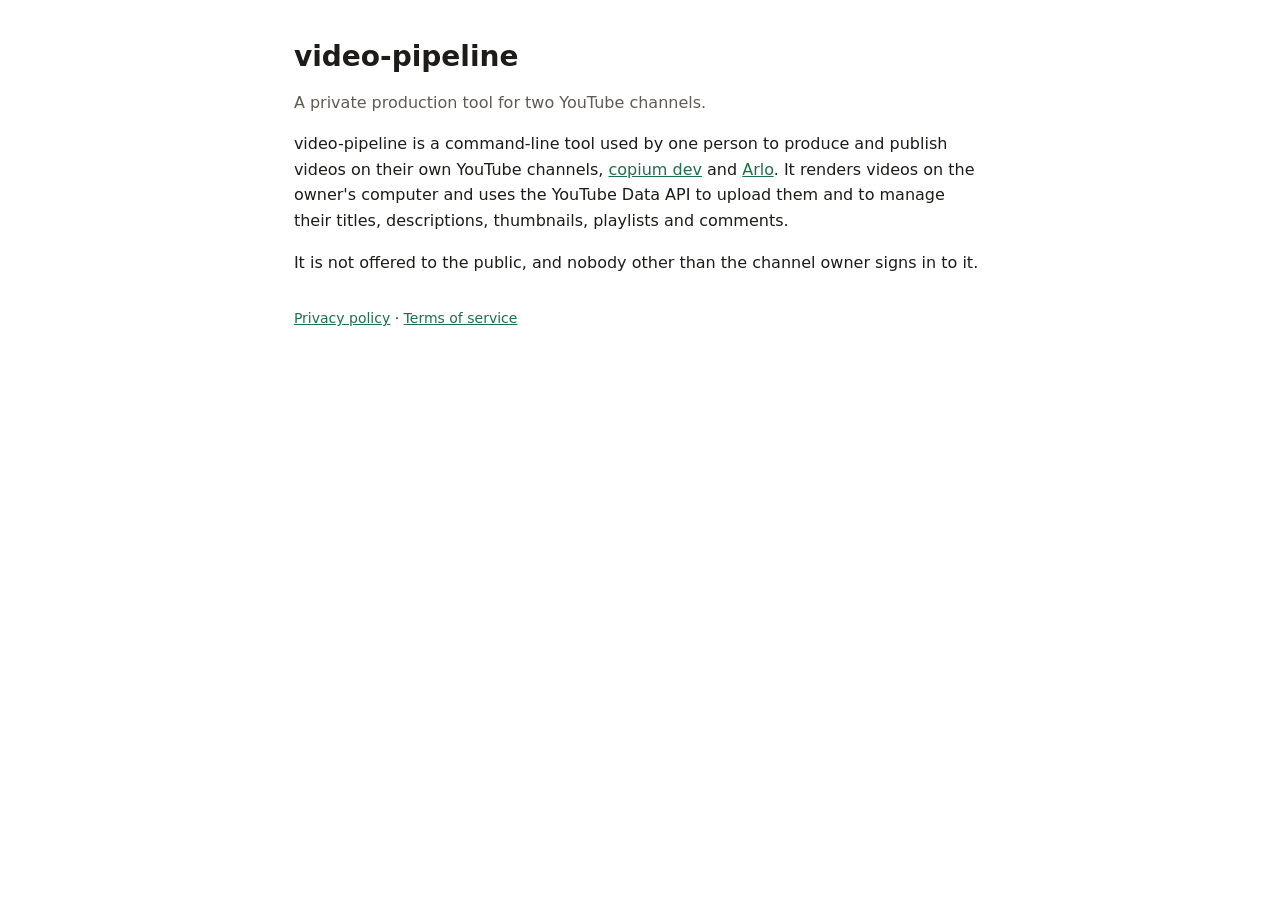
<file: index.html>
<!doctype html>
<html lang="en">
<head>
<meta charset="utf-8">
<meta name="viewport" content="width=device-width, initial-scale=1">
<title>video-pipeline</title>
<link rel="stylesheet" href="style.css">
</head>
<body>
<main>
<h1>video-pipeline</h1>
<p class="muted">A private production tool for two YouTube channels.</p>

<p>video-pipeline is a command-line tool used by one person to produce and publish videos on their own YouTube channels, <a href="https://www.youtube.com/@copiumdev">copium dev</a> and <a href="https://www.youtube.com/@arlo-thinks">Arlo</a>. It renders videos on the owner's computer and uses the YouTube Data API to upload them and to manage their titles, descriptions, thumbnails, playlists and comments.</p>

<p>It is not offered to the public, and nobody other than the channel owner signs in to it.</p>

<nav><a href="privacy.html">Privacy policy</a> · <a href="terms.html">Terms of service</a></nav>
</main>
</body>
</html>
</file>
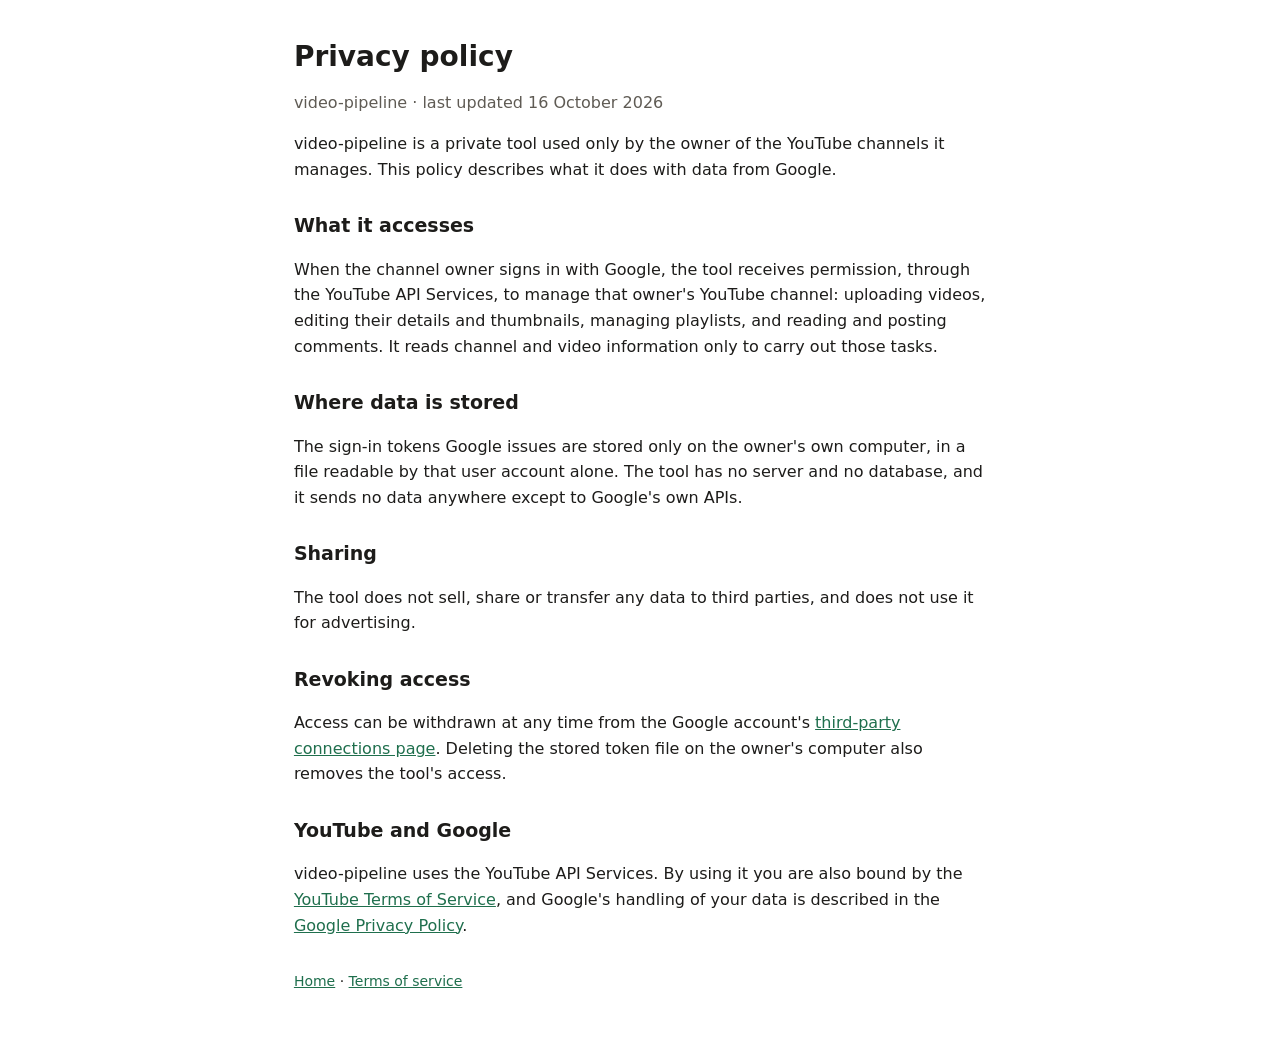
<file: privacy.html>
<!doctype html>
<html lang="en">
<head>
<meta charset="utf-8">
<meta name="viewport" content="width=device-width, initial-scale=1">
<title>Privacy policy</title>
<link rel="stylesheet" href="style.css">
</head>
<body>
<main>
<h1>Privacy policy</h1>
<p class="muted">video-pipeline · last updated 16 October 2026</p>

<p>video-pipeline is a private tool used only by the owner of the YouTube channels it manages. This policy describes what it does with data from Google.</p>

<h2>What it accesses</h2>
<p>When the channel owner signs in with Google, the tool receives permission, through the YouTube API Services, to manage that owner's YouTube channel: uploading videos, editing their details and thumbnails, managing playlists, and reading and posting comments. It reads channel and video information only to carry out those tasks.</p>

<h2>Where data is stored</h2>
<p>The sign-in tokens Google issues are stored only on the owner's own computer, in a file readable by that user account alone. The tool has no server and no database, and it sends no data anywhere except to Google's own APIs.</p>

<h2>Sharing</h2>
<p>The tool does not sell, share or transfer any data to third parties, and does not use it for advertising.</p>

<h2>Revoking access</h2>
<p>Access can be withdrawn at any time from the Google account's <a href="https://myaccount.google.com/permissions">third-party connections page</a>. Deleting the stored token file on the owner's computer also removes the tool's access.</p>

<h2>YouTube and Google</h2>
<p>video-pipeline uses the YouTube API Services. By using it you are also bound by the <a href="https://www.youtube.com/t/terms">YouTube Terms of Service</a>, and Google's handling of your data is described in the <a href="https://policies.google.com/privacy">Google Privacy Policy</a>.</p>

<nav><a href="index.html">Home</a> · <a href="terms.html">Terms of service</a></nav>
</main>
</body>
</html>
</file>
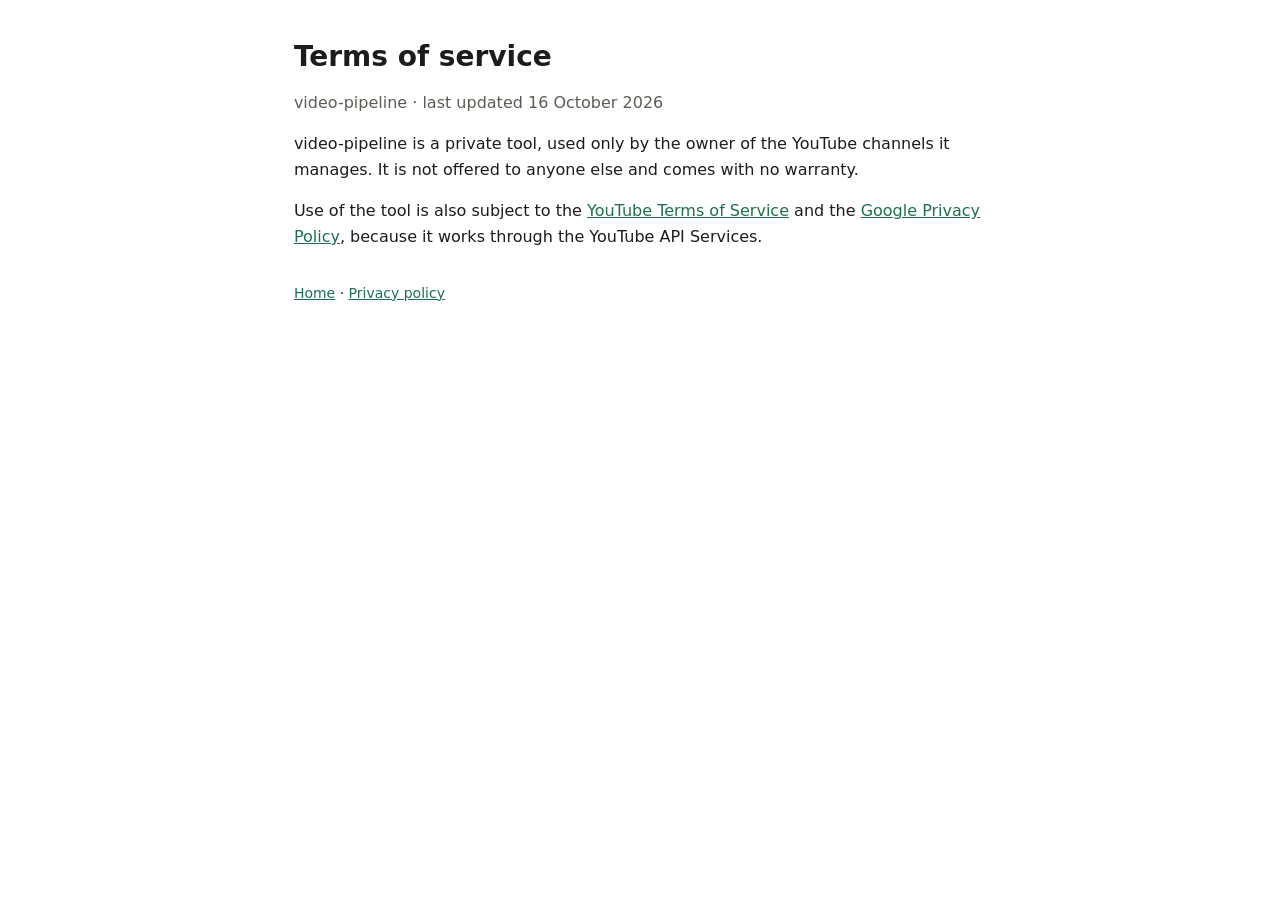
<file: terms.html>
<!doctype html>
<html lang="en">
<head>
<meta charset="utf-8">
<meta name="viewport" content="width=device-width, initial-scale=1">
<title>Terms of service</title>
<link rel="stylesheet" href="style.css">
</head>
<body>
<main>
<h1>Terms of service</h1>
<p class="muted">video-pipeline · last updated 16 October 2026</p>

<p>video-pipeline is a private tool, used only by the owner of the YouTube channels it manages. It is not offered to anyone else and comes with no warranty.</p>

<p>Use of the tool is also subject to the <a href="https://www.youtube.com/t/terms">YouTube Terms of Service</a> and the <a href="https://policies.google.com/privacy">Google Privacy Policy</a>, because it works through the YouTube API Services.</p>

<nav><a href="index.html">Home</a> · <a href="privacy.html">Privacy policy</a></nav>
</main>
</body>
</html>
</file>
<file: style.css>
:root { --bg: #ffffff; --fg: #1d1c1a; --muted: #5f5b54; --link: #1f6f4d; }
@media (prefers-color-scheme: dark) { :root { --bg: #121212; --fg: #ececec; --muted: #a2a09b; --link: #5fe0a8; } }
body { background: var(--bg); color: var(--fg); font: 16px/1.6 system-ui, -apple-system, "Segoe UI", sans-serif; margin: 0; }
main { max-width: 68ch; margin: 0 auto; padding: 40px 16px 64px; }
h1 { font-size: 28px; line-height: 1.2; margin: 0 0 8px; }
h2 { font-size: 19px; margin: 28px 0 6px; }
p, li { color: var(--fg); }
.muted { color: var(--muted); }
a { color: var(--link); }
nav { margin-top: 32px; font-size: 14px; }
</file>
